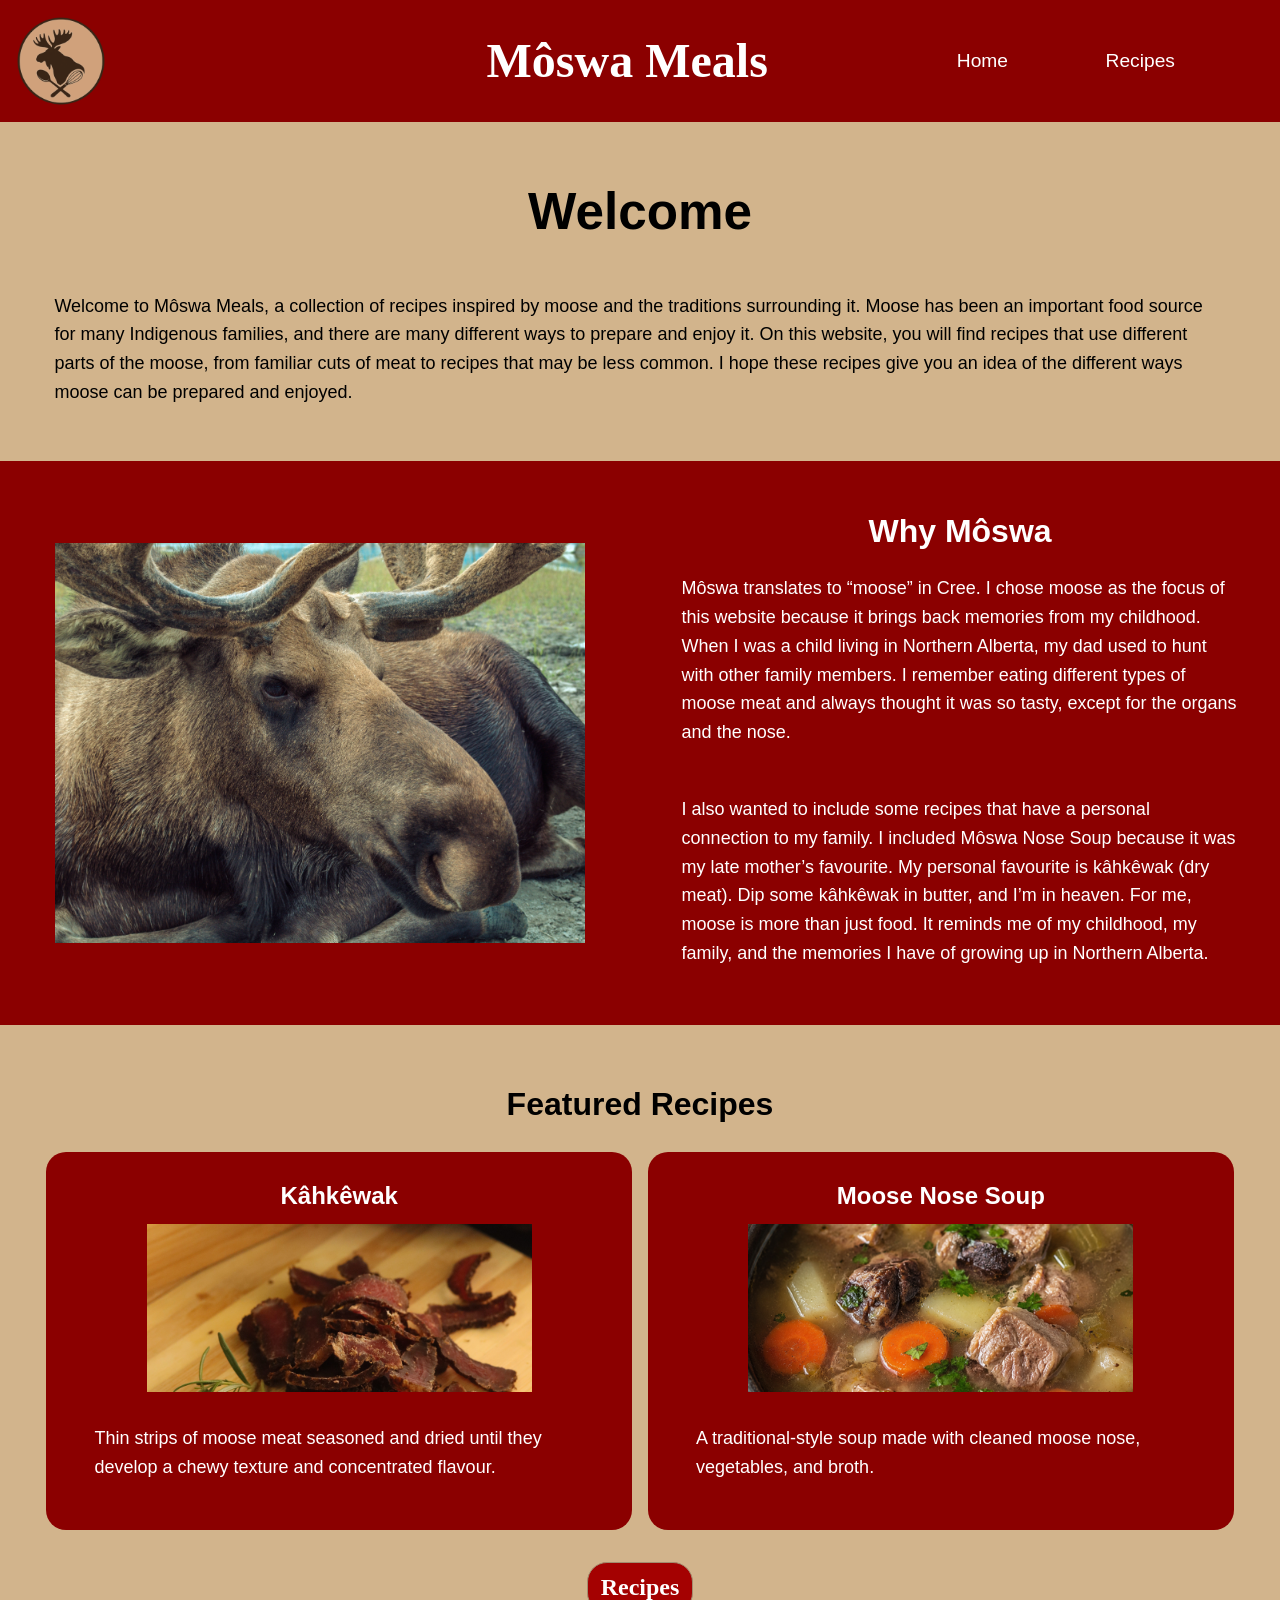
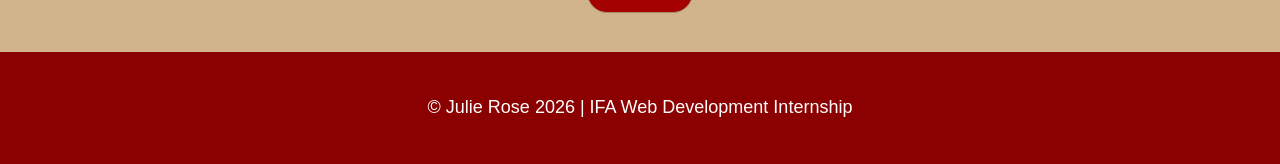
<file: index.html>
<!-- julie - lab 11 - aug 17 -->
<!DOCTYPE html>
<html lang="en">
<head>
    <meta charset="UTF-8">
    <meta name="viewport" content="width=device-width, initial-scale=1.0">
    <title>Môswa Meals</title>
    <link rel="stylesheet" href="./CSS/reset.css" type="text/css">
    <link rel="stylesheet" href="./CSS/common.css" type="text/css">
    <link rel="stylesheet" href="./CSS/style-index.css" type="text/css">
</head>
<body>
<!-- HEADER -->
    <header>
        <a href="./index.html"><img src="./images/moswa-meals.png" alt="moose head logo with utensils underneath"></a>
        <h1>Môswa Meals</h1>
        <nav>
            <ul>
                <li><a href="./index.html">Home</a></li>
                <li><a href="./HTML/recipes.html">Recipes</a></li>
            </ul>
        </nav>
    </header>
    <main>
        <h2 class="welcome">Welcome</h2>
            <div class="box">
<!-- WELCOME MESSAGE -->
                <p>Welcome to Môswa Meals, a collection of recipes inspired by moose and the traditions surrounding it. Moose has been an important food source for many Indigenous families, and there are many different ways to prepare and enjoy it. On this website, you will find recipes that use different parts of the moose, from familiar cuts of meat to recipes that may be less common. I hope these recipes give you an idea of the different ways moose can be prepared and enjoyed.</p>
            </div>
<!-- WHY MOOSE -->
            <section class="side-box">
                <div class="side-boxbox">
                    <img src="./images/moose.jpg" alt="close up of a moose lying down" class="why-moswa">
                </div>
                <div class="side-boxbox">
                    <h3>Why Môswa</h3>
                    <p>Môswa translates to “moose” in Cree. I chose moose as the focus of this website because it brings back memories from my childhood. When I was a child living in Northern Alberta, my dad used to hunt with other family members. I remember eating different types of moose meat and always thought it was so tasty, except for the organs and the nose.</p><br>

<p>I also wanted to include some recipes that have a personal connection to my family. I included Môswa Nose Soup because it was my late mother’s favourite. My personal favourite is kâhkêwak (dry meat). Dip some kâhkêwak in butter, and I’m in heaven. For me, moose is more than just food. It reminds me of my childhood, my family, and the memories I have of growing up in Northern Alberta.</p>
                </div>
            </section>
<!-- FEATURED RECIPES -->
            <section class="box">
                <h3>Featured Recipes</h3>
                <div class="recipe-cards">
                    <article class="featured-card">
                        <h4>Kâhkêwak</h4>
                        <img src="./images/dried-meat.jpg" alt="dried meat on a butting board">
                        <p>Thin strips of moose meat seasoned and dried until they develop a chewy texture and concentrated flavour.</p>
                    </article>
                    
                    <article class="featured-card">
                        <h4>Moose Nose Soup</h4>
                        <img src="./images/moose-nose.png" alt="placeholder img">
                        <p>A traditional-style soup made with cleaned moose nose, vegetables, and broth.</p>
                    </article>
                </div>
                <button><a href="./HTML/recipes.html">Recipes</a></button>
            </section>
    </main>

    <footer>
        <p>&copy Julie Rose 2026 | IFA Web Development Internship</p>
    </footer>
</body>
</html>
</file>
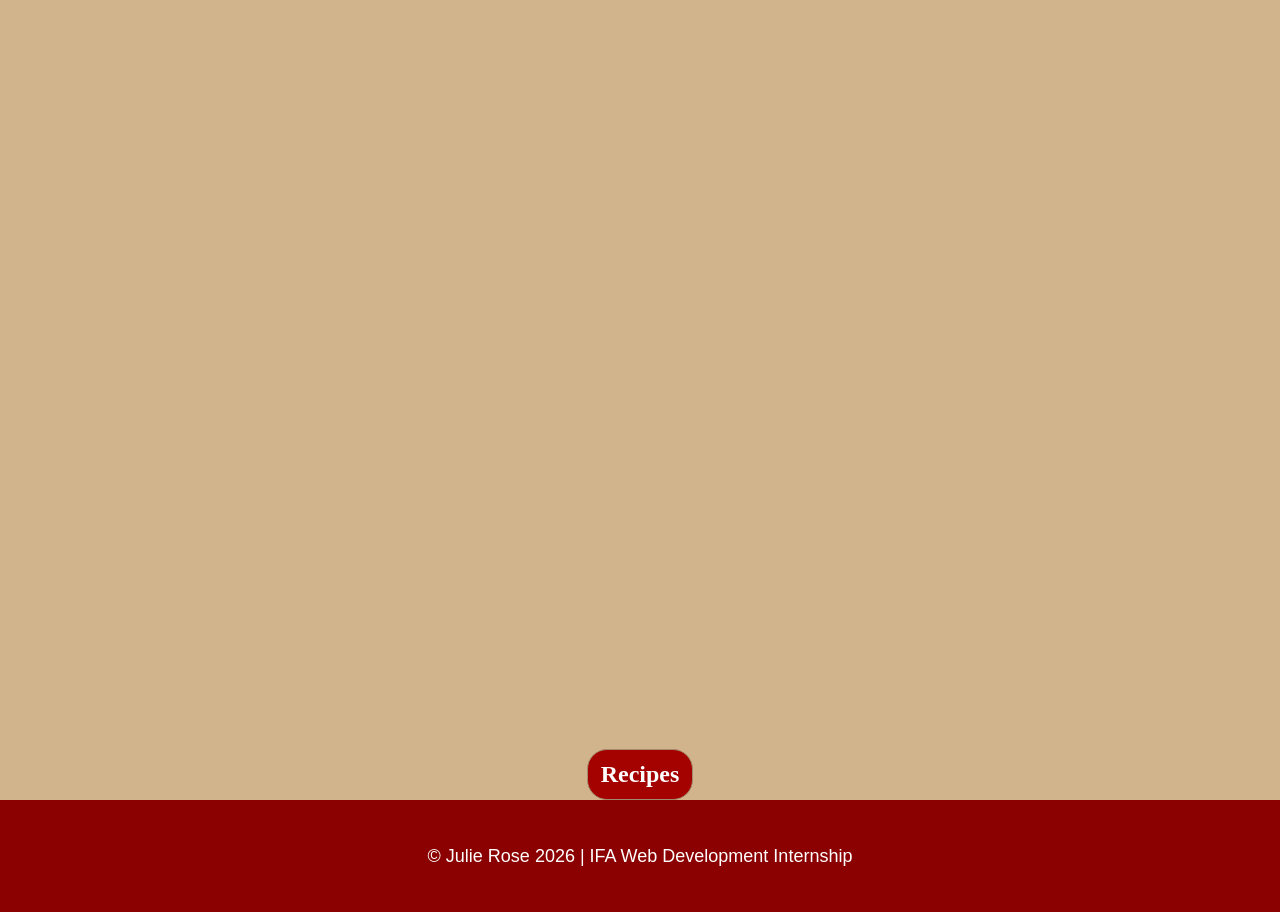
<file: HTML/moose.html>
<!DOCTYPE html>
<html lang="en">
<head>
    <meta charset="UTF-8">
    <meta name="viewport" content="width=device-width, initial-scale=1.0">
    <title>Môswa Meals</title>
    <link rel="stylesheet" href="../CSS/reset.css">
    <link rel="stylesheet" href="../CSS/common.css">
    <link rel="stylesheet" href="../CSS/style-index.css">
    <style>
        iframe {
            width: 100%;
            aspect-ratio: 16 / 9;
            height: auto;
        }
    </style>
</head>
<body>
    <main>
            <iframe width="560" height="315" src="https://www.youtube.com/embed/rt7zc82X3TE?si=MoRP_eakCvQcXo6S" title="YouTube video player" frameborder="0" allow="accelerometer; autoplay; clipboard-write; encrypted-media; gyroscope; picture-in-picture; web-share" referrerpolicy="strict-origin-when-cross-origin" allowfullscreen></iframe>
    <button><a href="./recipes.html">Recipes</a></button>
    </main>
<footer>
    <p>&copy Julie Rose 2026 | IFA Web Development Internship</p>
</footer>
</body>
</html>
</file>
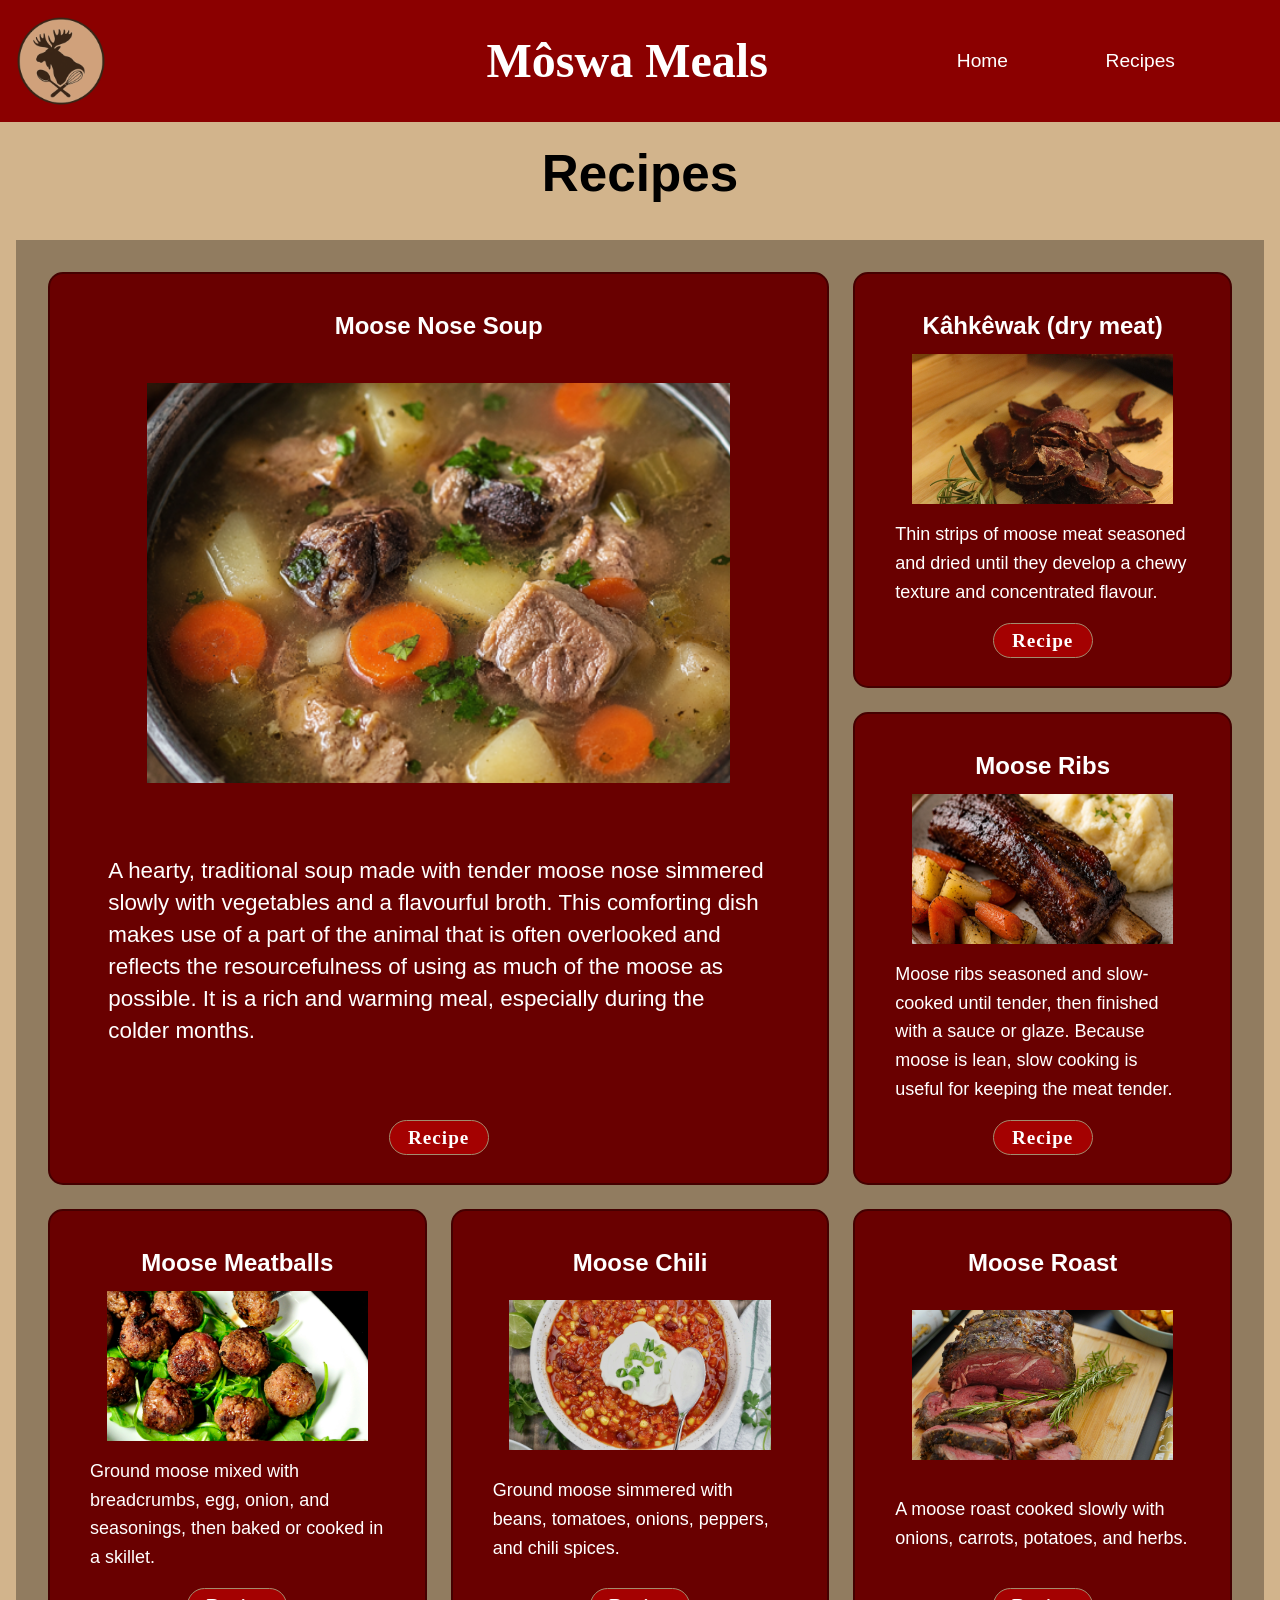
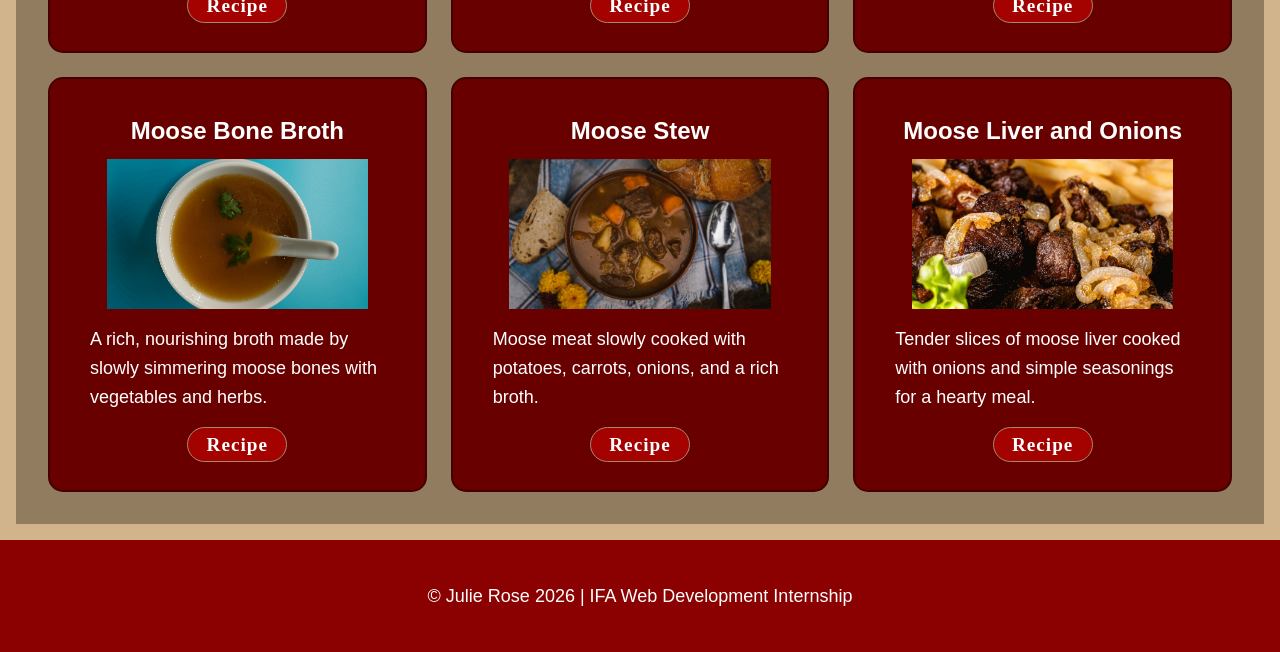
<file: HTML/recipes.html>
<!DOCTYPE html>
<html lang="en">
<head>
    <meta charset="UTF-8">
    <meta name="viewport" content="width=device-width, initial-scale=1.0">
    <title>Môswa Meals</title>
    <link rel="stylesheet" href="../CSS/reset.css" type="text/css">
    <link rel="stylesheet" href="../CSS/common.css" type="text/css">
    <link rel="stylesheet" href="../CSS/style-recipe.css" type="text/css">
</head>

<body>
    <header>
        <a href="../index.html"><img src="../images/moswa-meals.png" alt="moose head logo with utensils underneath"></a>
        <h1>Môswa Meals</h1>
        <nav>
            <ul>
                <li><a href="../index.html">Home</a></li>
                <li><a href="./recipes.html">Recipes</a></li>
            </ul>
        </nav>
    </header>
        
    <main>
        <h2>Recipes</h2>
        <section class="container">

            <article class="m1">
                <h3>Moose Nose Soup</h3>
                <img src="../images/moose-nose.png" alt="a bowl of moose nose soup with potatoes and carrots">
                <p>A hearty, traditional soup made with tender moose nose simmered slowly with vegetables and a flavourful broth. This comforting dish makes use of a part of the animal that is often overlooked and reflects the resourcefulness of using as much of the moose as possible. It is a rich and warming meal, especially during the colder months.</p>
                <button><a href="../HTML/moose.html">Recipe</a></button>
            </article>

            <article class="m2">
                <h3>Moose Stew</h3>
                <img src="../images/stew.jpg" alt="a bowl of stew with carrots and potatoes">
                <p>Moose meat slowly cooked with potatoes, carrots, onions, and a rich broth.</p>
                <button><a href="../HTML/moose.html" target="_blank">Recipe</a></button>
            </article>

            <article class="m3">
                <h3>Moose Ribs</h3>
                <img src="../images/moose-rib.png" alt="cooked moose rib on a plate with carrots and potatoes">
                <p>Moose ribs seasoned and slow-cooked until tender, then finished with a sauce or glaze. Because moose is lean, slow cooking is useful for keeping the meat tender.</p>
                <button><a href="../HTML/moose.html" target="_blank">Recipe</a></button>
            </article>

            <article class="m4">
                <h3>Moose Meatballs</h3>
                <img src="../images/meatballs.jpg" alt="meatballs on a plate">
                <p>Ground moose mixed with breadcrumbs, egg, onion, and seasonings, then baked or cooked in a skillet.</p>
                <button><a href="../HTML/moose.html" target="_blank">Recipe</a></button>
            </article>

            <article class="m5">
                <h3>Moose Chili</h3>
                <img src="../images/chili.jpg" alt="a bowl of chili topped with sour cream">
                <p>Ground moose simmered with beans, tomatoes, onions, peppers, and chili spices.</p>
                <button><a href="../HTML/moose.html" target="_blank">Recipe</a></button>
            </article>

            <article class="m6">
                <h3>Moose Roast</h3>
                <img src="../images/roast.jpg" alt="roast cut into slices">
                <p>A moose roast cooked slowly with onions, carrots, potatoes, and herbs.</p>
                <button><a href="../HTML/moose.html" target="_blank">Recipe</a></button>
            </article>

            <article class="m7">
                <h3>Moose Bone Broth</h3>
                <img src="../images/broth.jpg" alt="a bowl of bone broth">
                <p>A rich, nourishing broth made by slowly simmering moose bones with vegetables and herbs.</p>
                <button><a href="https://www.youtube.com/watch?v=dQw4w9WgXcQ" target="_blank">Recipe</a></button>
            </article>

            <article class="m8">
                <h3>Kâhkêwak (dry meat)</h3>
                <img src="../images/dried-meat.jpg" alt="dried meat on a wooden cutting board">
                <p>Thin strips of moose meat seasoned and dried until they develop a chewy texture and concentrated flavour.</p>
                <button><a href="../HTML/moose.html" target="_blank">Recipe</a></button>
            </article>

            <article class="m9">
                <h3>Moose Liver and Onions</h3>
                <img src="../images/liver-and-onions.jpg" alt="liver served with cooked onions">
                <p>Tender slices of moose liver cooked with onions and simple seasonings for a hearty meal.</p>
                <button><a href="../HTML/moose.html" target="_blank">Recipe</a></button>
            </article>
        </section>
    </main>

    <footer>
        <p>&copy Julie Rose 2026 | IFA Web Development Internship</p>
    </footer>
</body>
</html>
</file>
<file: CSS/common.css>
/* for layout-specific styles (floats, flexbox). */
body {
    font-family: Arial, Helvetica, sans-serif;
    background-color: tan;
    display: flex;
    flex-direction: column;
    height: 100vh;
    width: 100%;
}

/* HEADER */
header {
    display: grid;
    grid-template-columns: 1fr 2fr 1fr;
    background-color: darkred;
    color: white;
    padding-right: 2%;
    align-items: center;
}

header ul {
    display: grid;
    grid-template-columns: 1fr 1fr;
    font-size: 1.2rem;
    gap: 1rem;
    padding: 1rem;
}

@media (max-width:768px) {
    header ul {
        font-size: 1rem;
        gap: .5rem;
        padding: .5rem;
    }
}

@media (max-width:480px) {
    header ul {
        gap: .5rem;
        padding: .5rem;
        font-size: .9rem;
    }
}

a {
    color: white;
}

/* HEADINGS */
h1 {
    font-size: 3rem;
    text-align: center;
    padding: 1.5rem;
    font-family: Georgia, 'Times New Roman', Times, serif;
}

@media (max-width:768px) {
    h1 {
        font-size: 2.5rem;
        padding: 1rem;
    }
}

@media (max-width:480px) {
    h1 {
        font-size: 1.5rem;
        padding: .5rem;
    }
}

.welcome {
    
    padding-top: 5%;
    padding-bottom: 0%;
}
h2 {
    font-family: Verdana, Geneva, Tahoma, sans-serif;
    font-size: 3.2rem;
    text-align: center;
    padding: 2% 0 2% 0;
}

@media (max-width:768px) {
    h2 {
        font-size: 2.5rem;
    }
}

@media (max-width:480px) {
    h2 {
        font-size: 1.5rem;
    }
}

h3 {
    font-size: 2rem;
    text-align: center;
    padding: 2% 0% 2% 0%;
}

@media (max-width:768px) {
    h3 {
        font-size: 1.8rem;
    }
}

@media (max-width:480px) {
    h3 {
        font-size: 1.4rem;
    }
}
h4 {
    font-size: 1.5rem;
    text-align: center;
}

p {
    font-size: 1.125rem;
    line-height: 1.6;
    padding: 1rem;
}

@media (max-width:768px) {
    p {
        font-size: 1rem;
    }
}

@media (max-width:480px) {
    p {
        font-size: .9rem;
    }
}
/* IMAGES */
header img {
    margin: 1rem;
    width: 90px;
    height: auto;
    padding: 0;
}

img {
    margin: auto;
    width: 100%;
    height: 100%;
    object-fit: cover;
}

@media (max-width:768px) {
    header img {
        width: 70px;
    }
}

@media (max-width: 480px) {
    header img {
        margin: .5rem;
        width: 50px;
    }
}

.box {
    padding: 3%;
    border-radius: 10px;
}

footer {
    color: white;
    background-color: darkred;
    text-align: center;
    padding: 2%;
    margin-top: auto;
}

@media (max-width:768px) {
    footer p {
        font-size: 1rem;
    }
}

@media (max-width:480px) {
    footer p {
        font-size: .8rem;
    }
}
</file>
<file: CSS/style-index.css>
/* for general styling (colors, fonts, etc.). */
/* WHY MOOSE */
.side-box {
    display: flex;
    background-color: darkred;
    color: white;
    align-items: center;
    padding: 1rem 0;
}
@media (max-width:768px) {
    .side-box {
        display: block;
    }
}

@media (max-width:480px) {
    .side-box {
        display: block;
    }
}

.side-boxbox {
    width: 50%;
    margin: 2%;
}

@media (max-width:768px) {
    .side-boxbox {
        width: 100%;
        margin: 0;
    }
}

@media (max-width:480px) {
    .side-boxbox {
        width: 100%;
    }
}

.why-moswa {
    width: 90%;
    height: 400px;
}

@media (max-width: 768px) {
    .why-moswa {
        height: 300px;
        width: 70%;
        padding: 1rem;
    }
}

@media (max-width: 480px) {
    .why-moswa {
        height: 200px;
        width: 80%;
    }
}

/* FEATURED RECIPES */
.recipe-cards {
    display: flex;
    height: auto;
}

@media (max-width:480px) {
    .recipe-cards {
        display: block;
    }
}

.featured-card {
    margin: .5rem;
    padding: 2rem;
    background-color: darkred;
    color: white;
    border-radius: 20px;
    object-fit: cover;
    flex: 1 1 0;
}
.featured-card img {
    height: 200px;
    width: 80%;
    padding: 1rem;
}

@media (max-width: 768px) {
    .featured-card img {
        height: 300px;
        width: 90%;
    }
}

@media (max-width: 480px) {
    .featured-card img {
        height: 220px;
    }
}

/* BUTTON */
button {
    background-color: rgb(164, 1, 1);
    border: 1px solid rgb(163, 140, 110);
    font-size: 1.5rem;
    display: block;
    margin: auto;
    padding: .8rem;
    margin-top: 2%;
    font-family: Georgia, 'Times New Roman', Times, serif;
    font-weight: 800;
    border-radius: 20px;
}

@media (max-width: 768px) {
    button {
        font-size: 1.3rem;
    }
}

@media (max-width: 480px) {
    button {
        font-size: 1rem;
        padding: .6rem;
    }
}

button a {
    text-decoration: none;
    color: white
}

button:hover {
    background-color: rgb(182, 156, 122);
    border: 1px solid white;
}

.m1 button {
    margin-top: auto;
}
</file>
<file: CSS/style-recipe.css>
.container {
    background-color: rgb(145, 124, 96);
    color: white;
    display: grid;
    grid-template-columns: repeat(3, 1fr);
    grid-template-areas: 
    "m1 m1 m8"
    "m1 m1 m3"
    "m4 m5 m6"
    "m7 m2 m9";
    margin: 1rem;
    padding: 2rem;
    gap: 1.5rem;
    height: auto;
}

@media (max-width:768px) {
    .container {
        grid-template-columns: repeat(2, 1fr);
        grid-template-areas: 
        "m1 m1"
        "m3 m8"
        "m4 m5"
        "m6 m7"
        "m2 m9";
        gap: 1rem;
        padding: 1rem;
    }
}

@media (max-width:480px) {
    .container {
        display: block;
        padding: .5rem;
    }
}

.m1, .m2, .m3, .m4, .m5, .m6, .m7, .m8, .m9 {
    border: 2px rgb(68, 0, 0) solid;
    border-radius: 15px;
    background-color: rgb(105, 0, 0);
    width: 100%;
    height: 100%; 
    object-fit: cover;
    display: flex;
    flex-direction: column;
    padding: 1.5rem;
}

.m2, .m3, .m4, .m5, .m6, .m7, .m8, .m9 {
    font-size: 1rem;
}

.m1 img {
    width: 80%;
    height: 400px;
}

@media (max-width: 480px) {
    .m1 img {
        width: 80%;
        height: 220px;
    }
}

.m2 img, .m3 img, .m4 img, .m5 img, .m6 img, .m7 img, .m8 img, .m9 img {
    width: 80%;
    height: 150px;
}

.m1 {    
    grid-area: m1;
}
.m2 {
    grid-area: m2;
}
.m3 {
    grid-area: m3;
}
.m4 {
    grid-area: m4;
}
.m5 {
    grid-area: m5;
}
.m6 {
    grid-area: m6;
}
.m7 {
    grid-area: m7;
}
.m8 {
    grid-area: m8;
}
.m9 {
    grid-area: m9;
}

/* BUTTON */
button {
    background-color: rgb(164, 1, 1);
    border: 1px solid rgb(163, 140, 110);
    font-size: 1.2rem;
    display: block;
    margin: auto;
    font-family: Georgia, 'Times New Roman', Times, serif;
    font-weight: 800;
    border-radius: 20px;
    text-decoration: none;
    color: white;
    width: 100px;
    height: 35px;
    text-align: center;
    letter-spacing: 1px;
    margin-bottom: 4px;
}

@media (max-width: 480px) {
    button {
        font-size: 1rem;
        padding: 1%;
        width: 90px;
        height: 35px;
    }
}

button:hover {
    background-color: rgb(182, 156, 122);
    border: 1px solid white;
}

button a {
    text-decoration: none;
}

.m1 p {
    font-size: 1.4rem;
    line-height: 2rem;
    width: 95%;
    margin: auto;
}

@media (max-width: 480px) {
    .m1 p {
        font-size: 1rem;
    }
}

.container h3 {
    font-size: 1.5rem;
    padding: 1rem;
}
</file>
